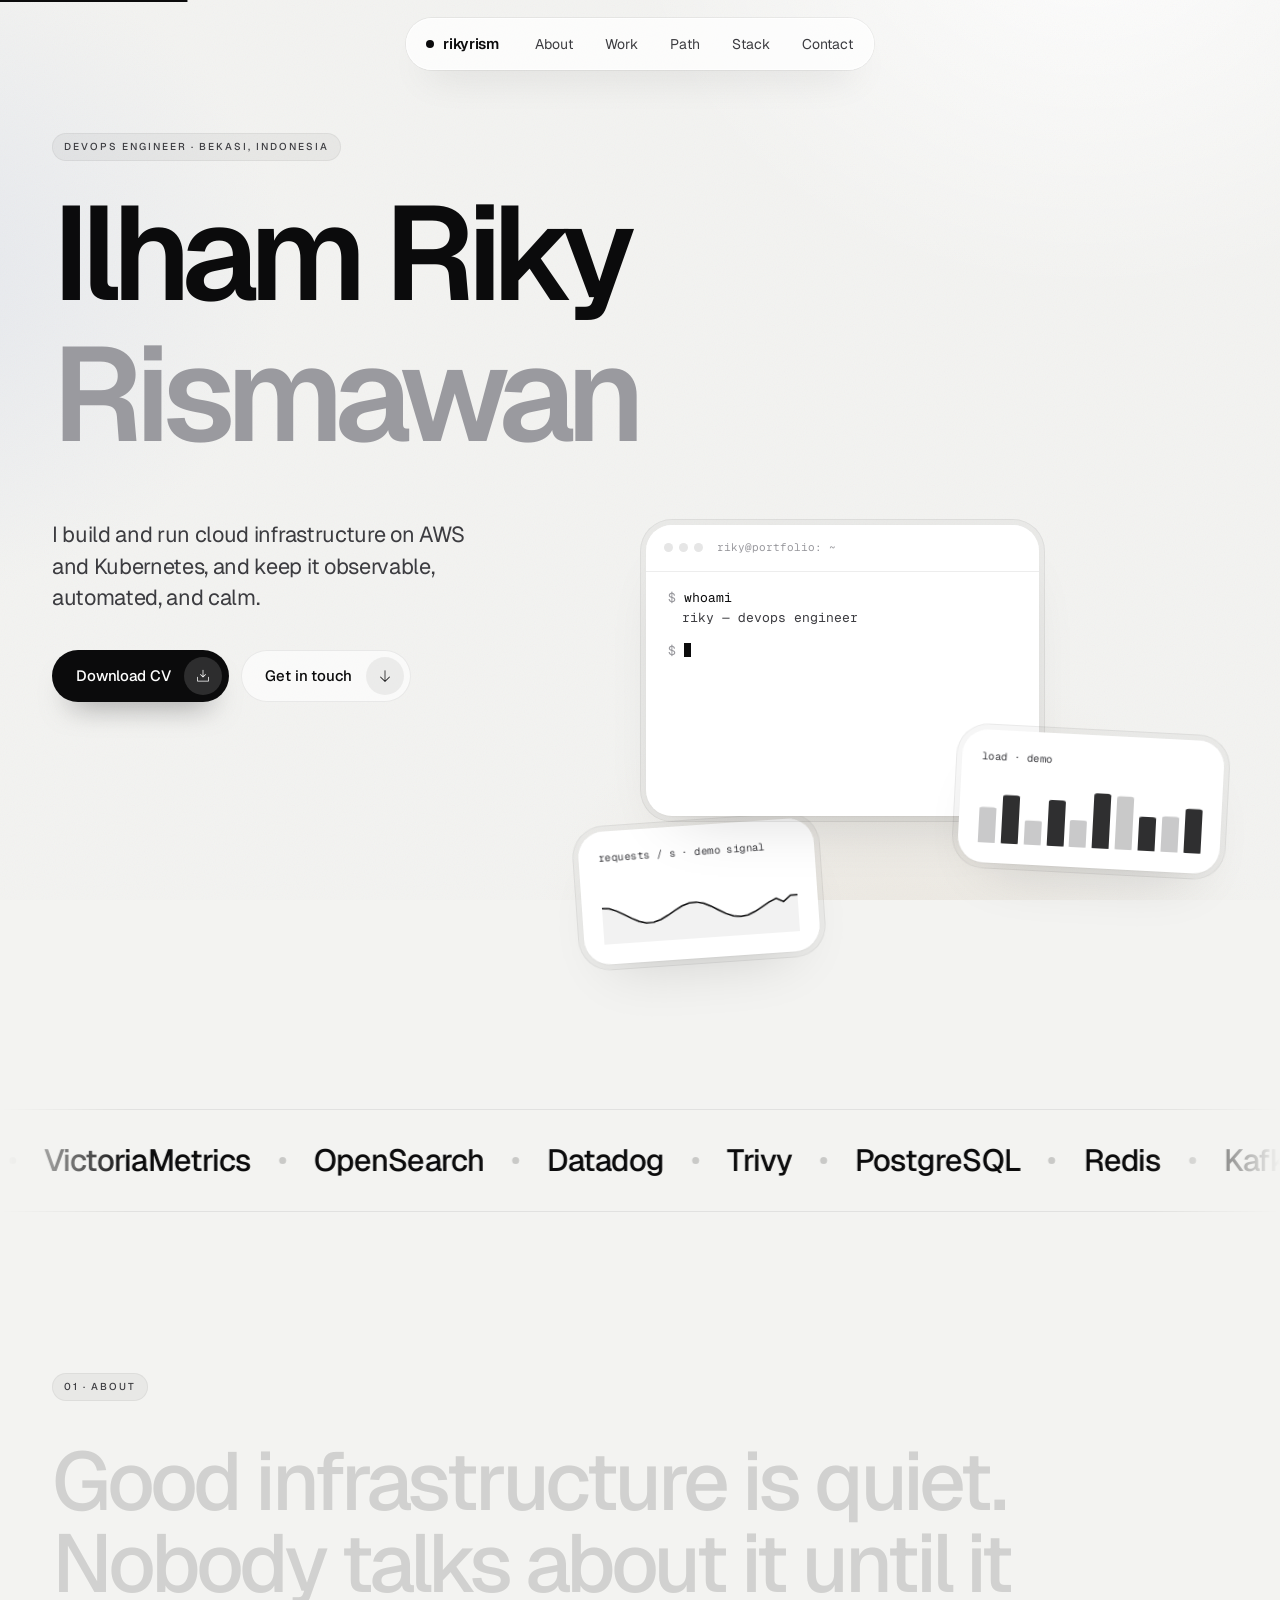
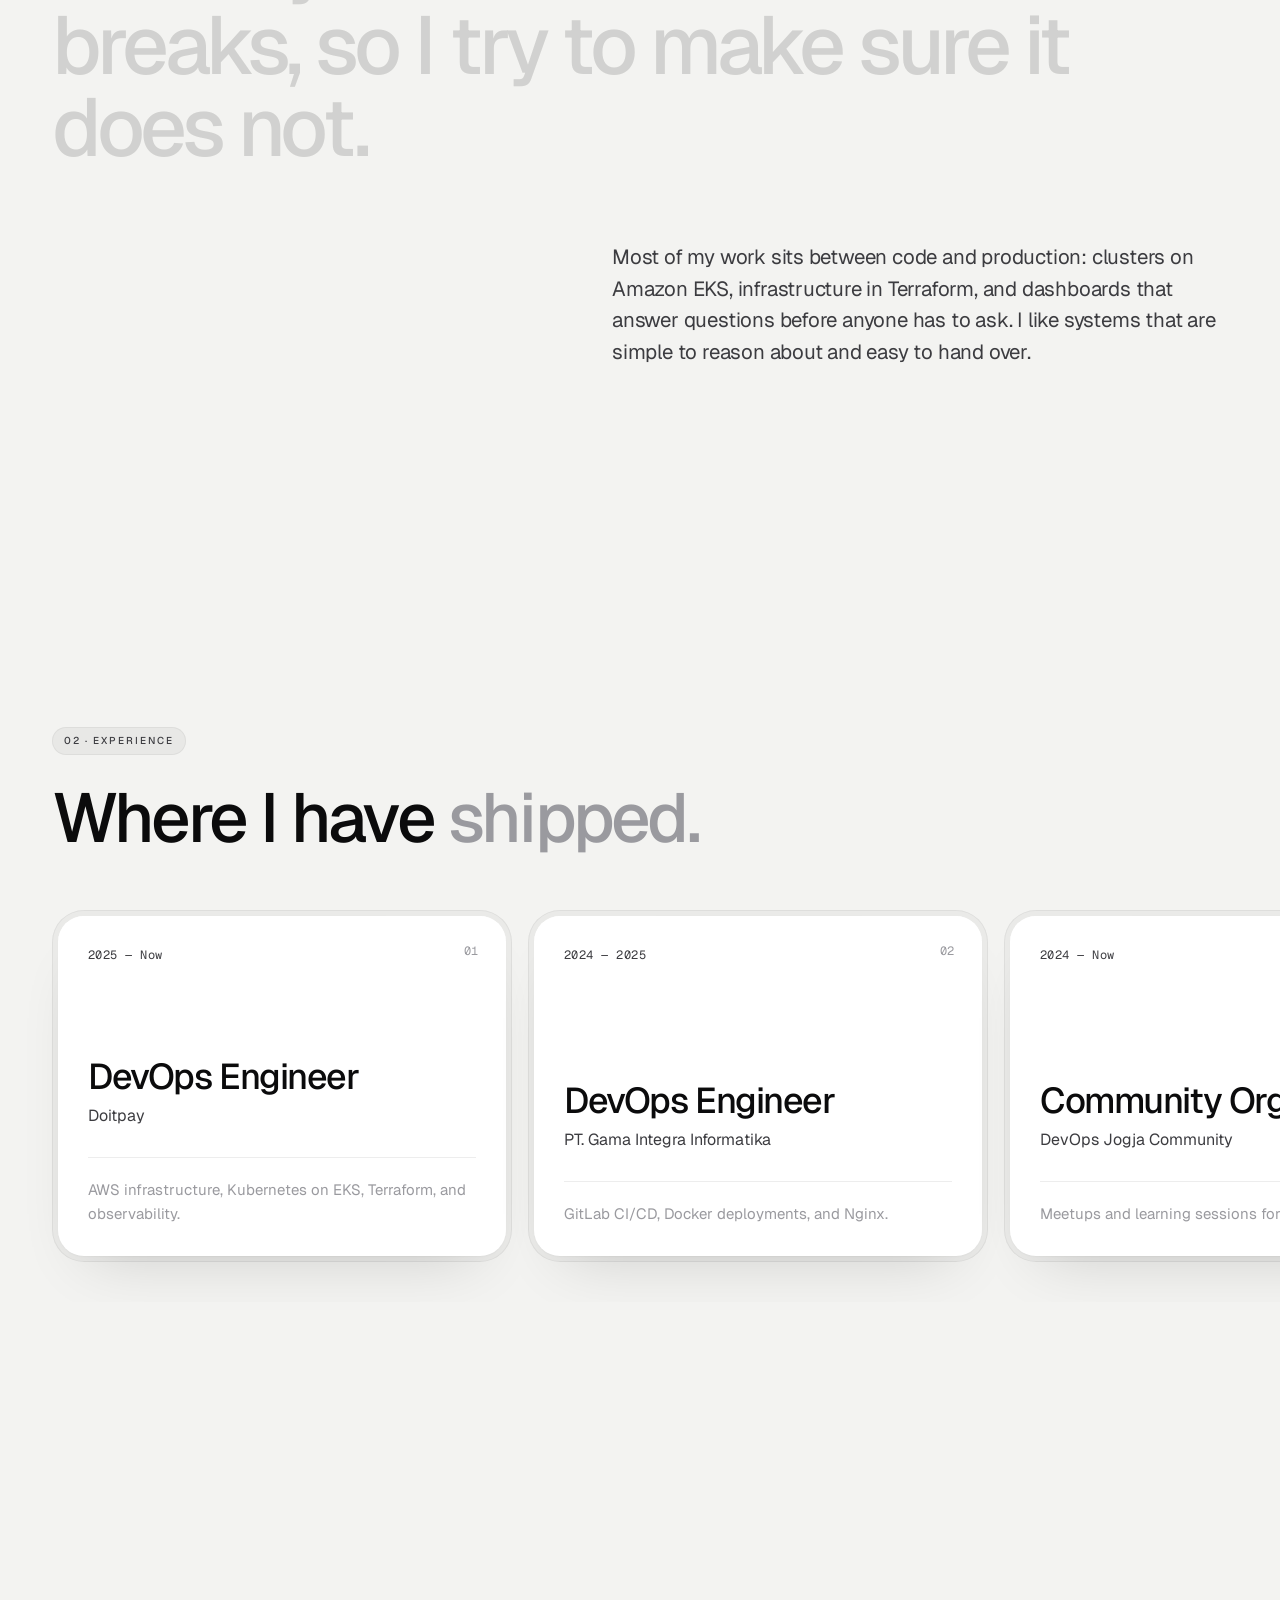
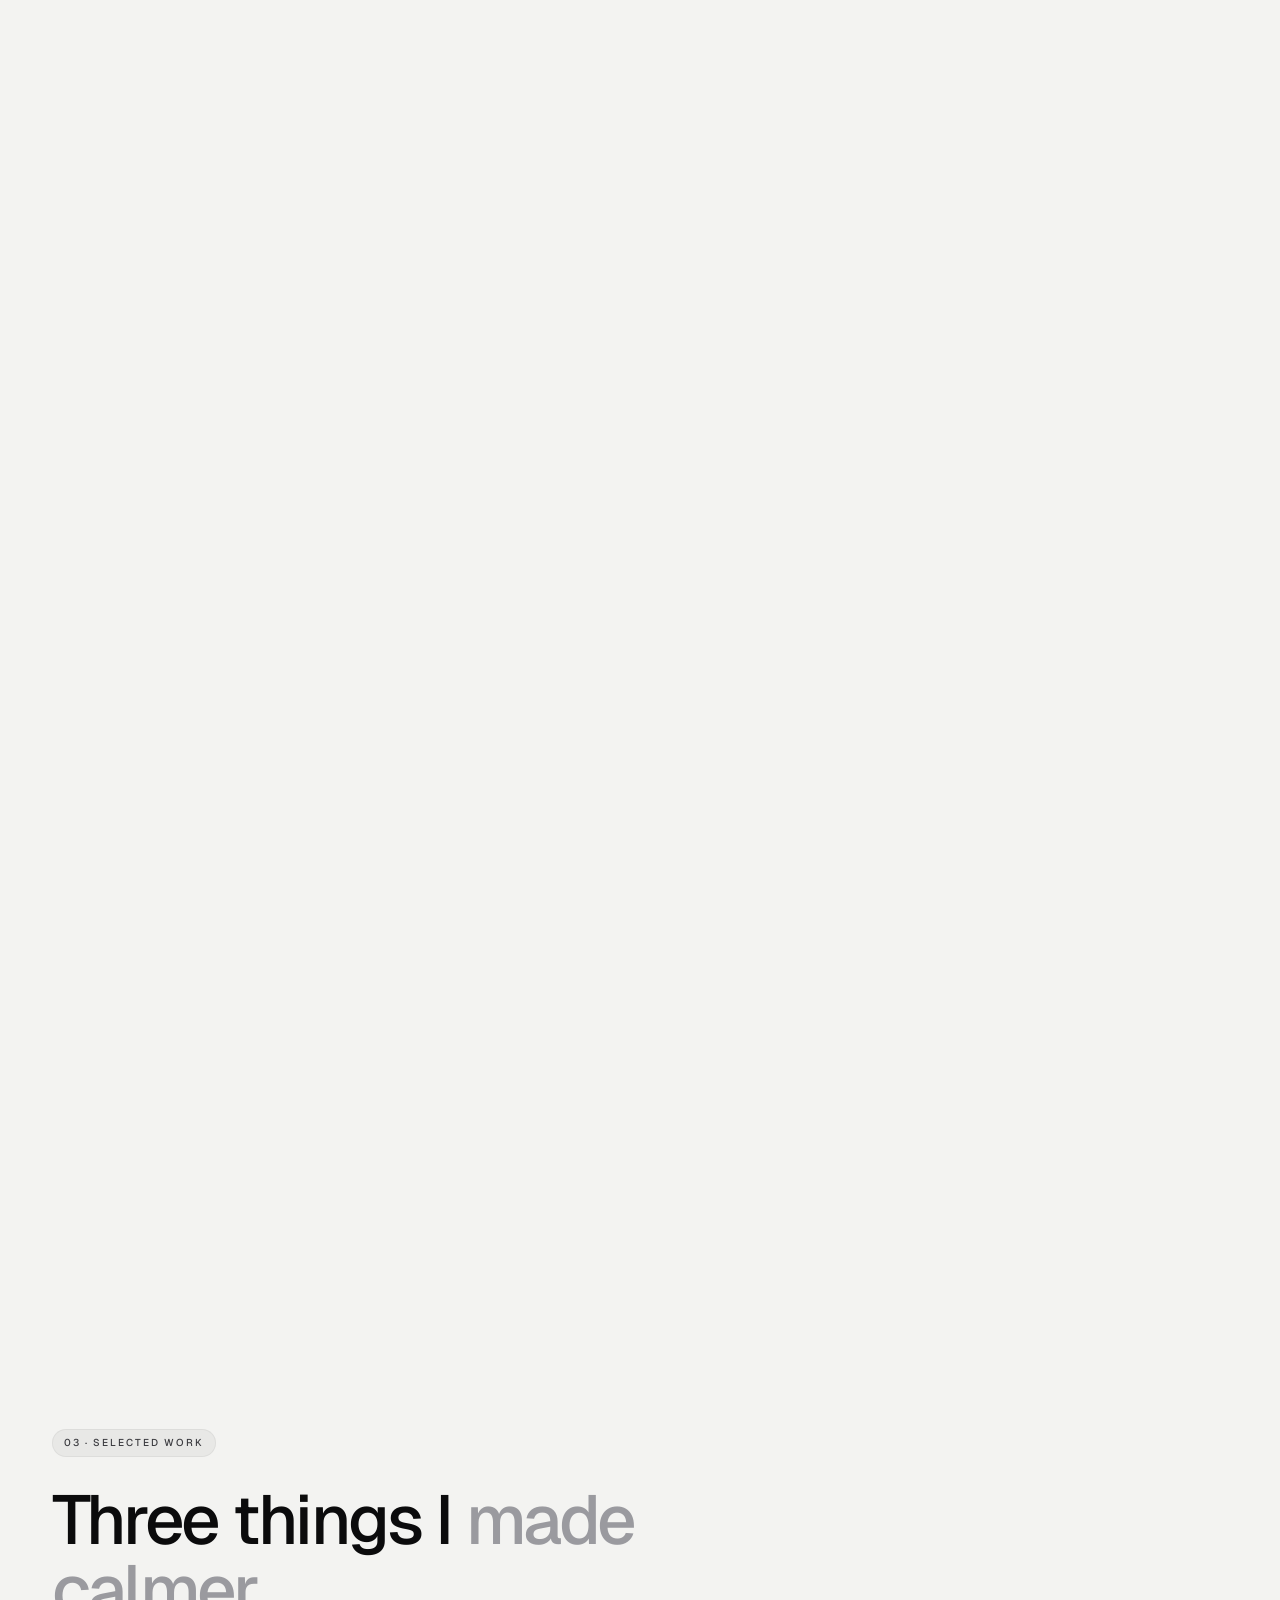
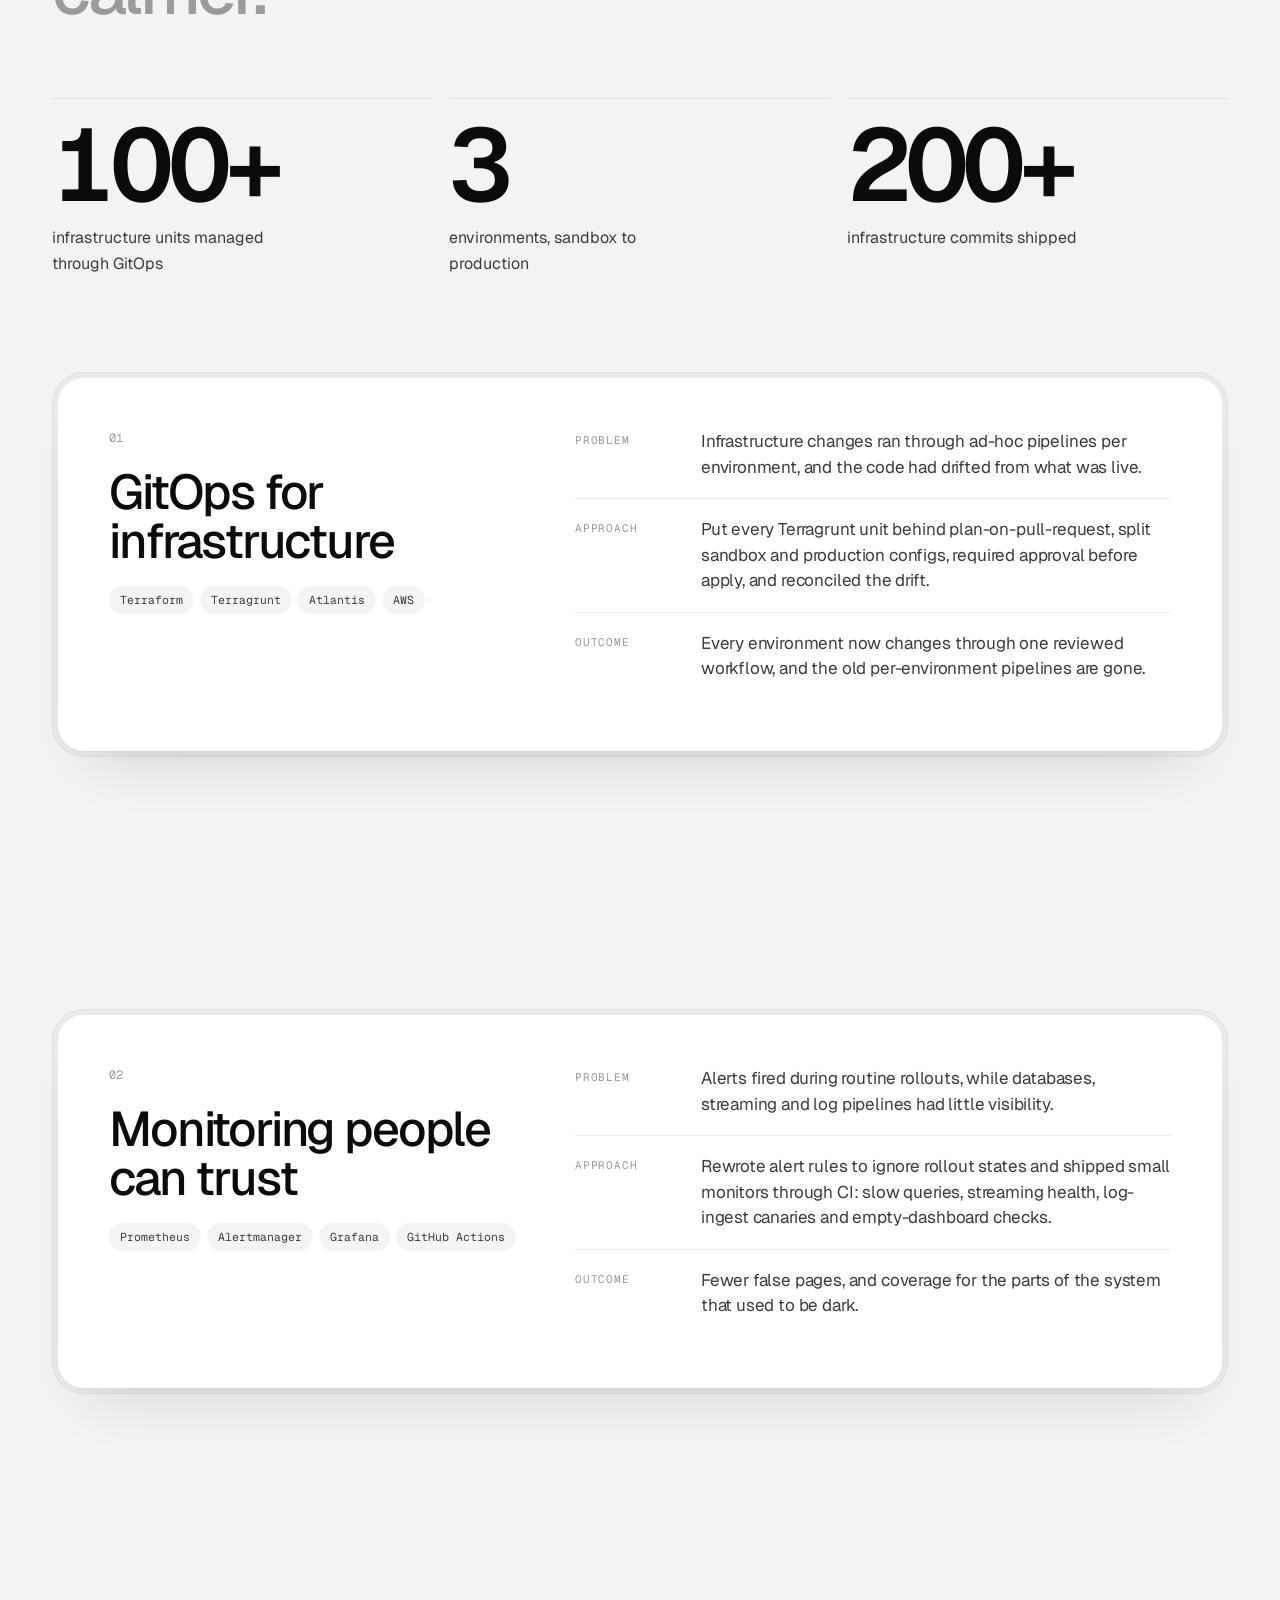
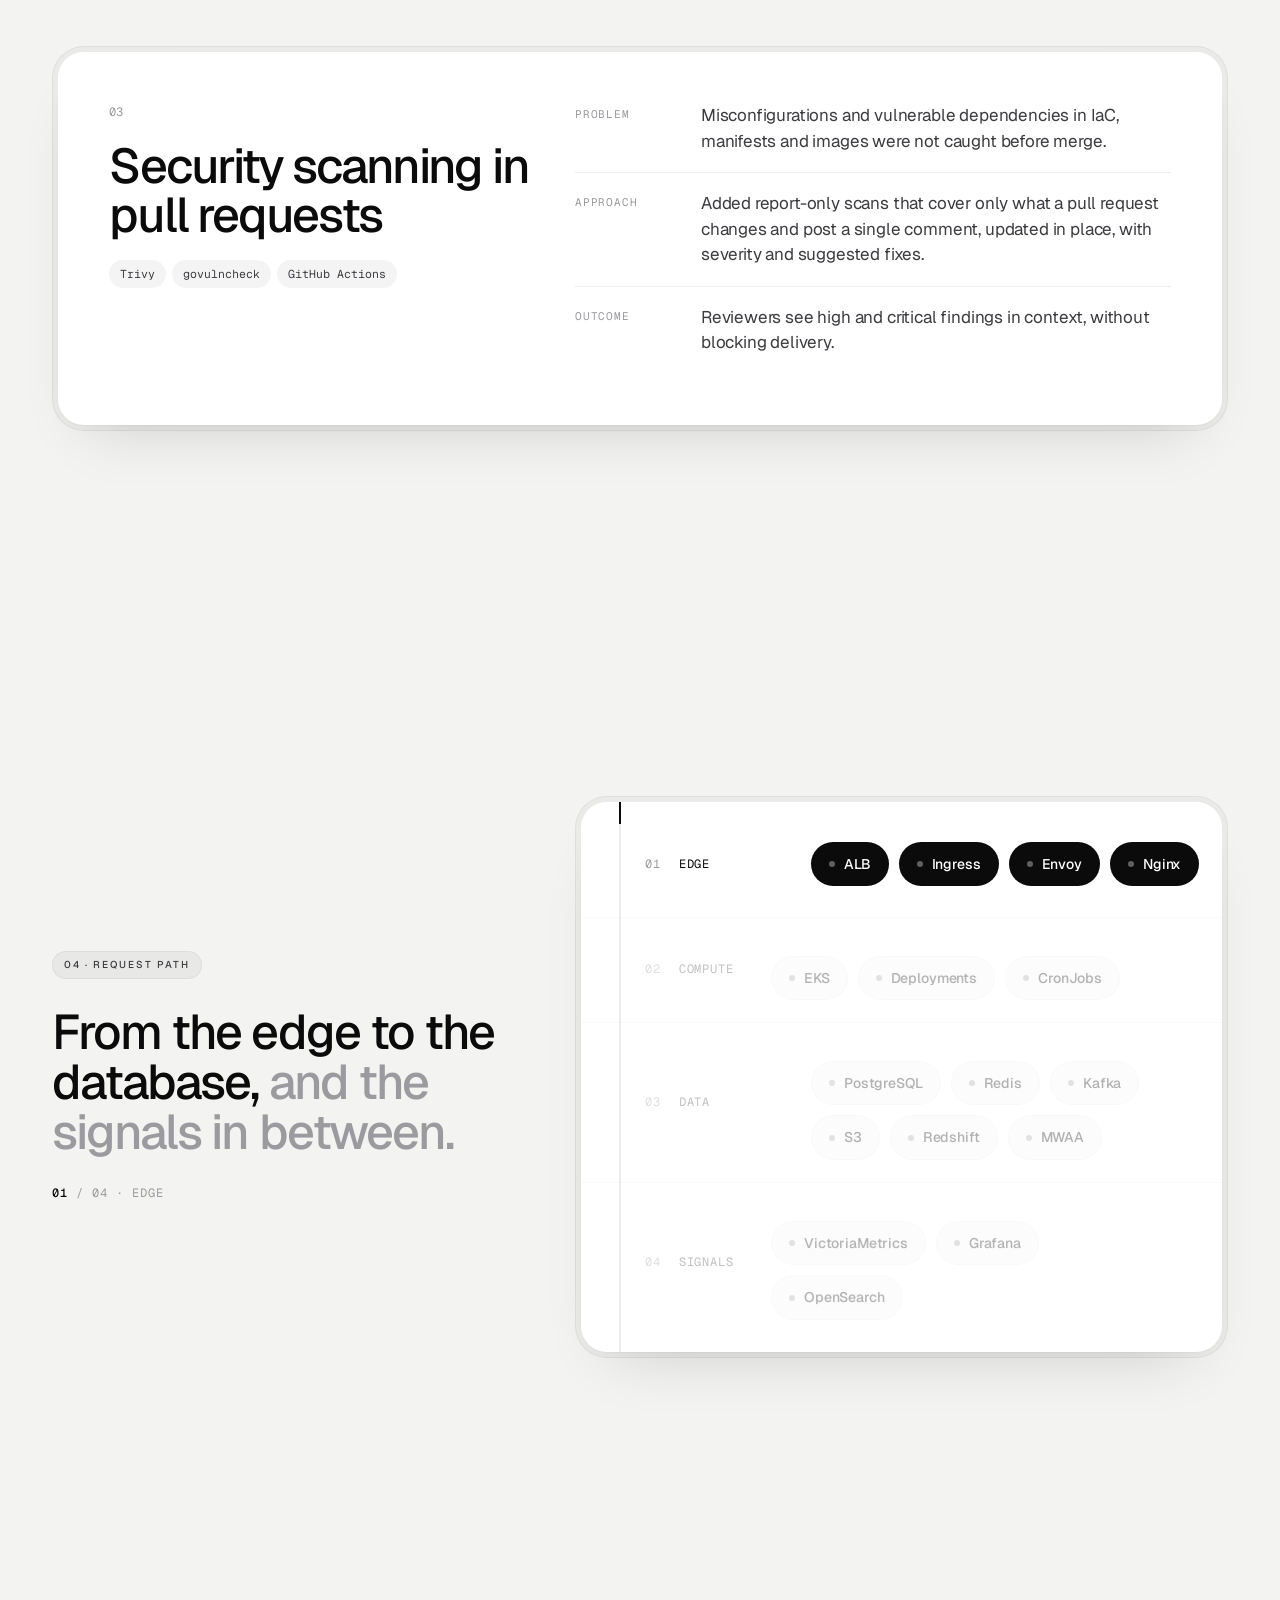
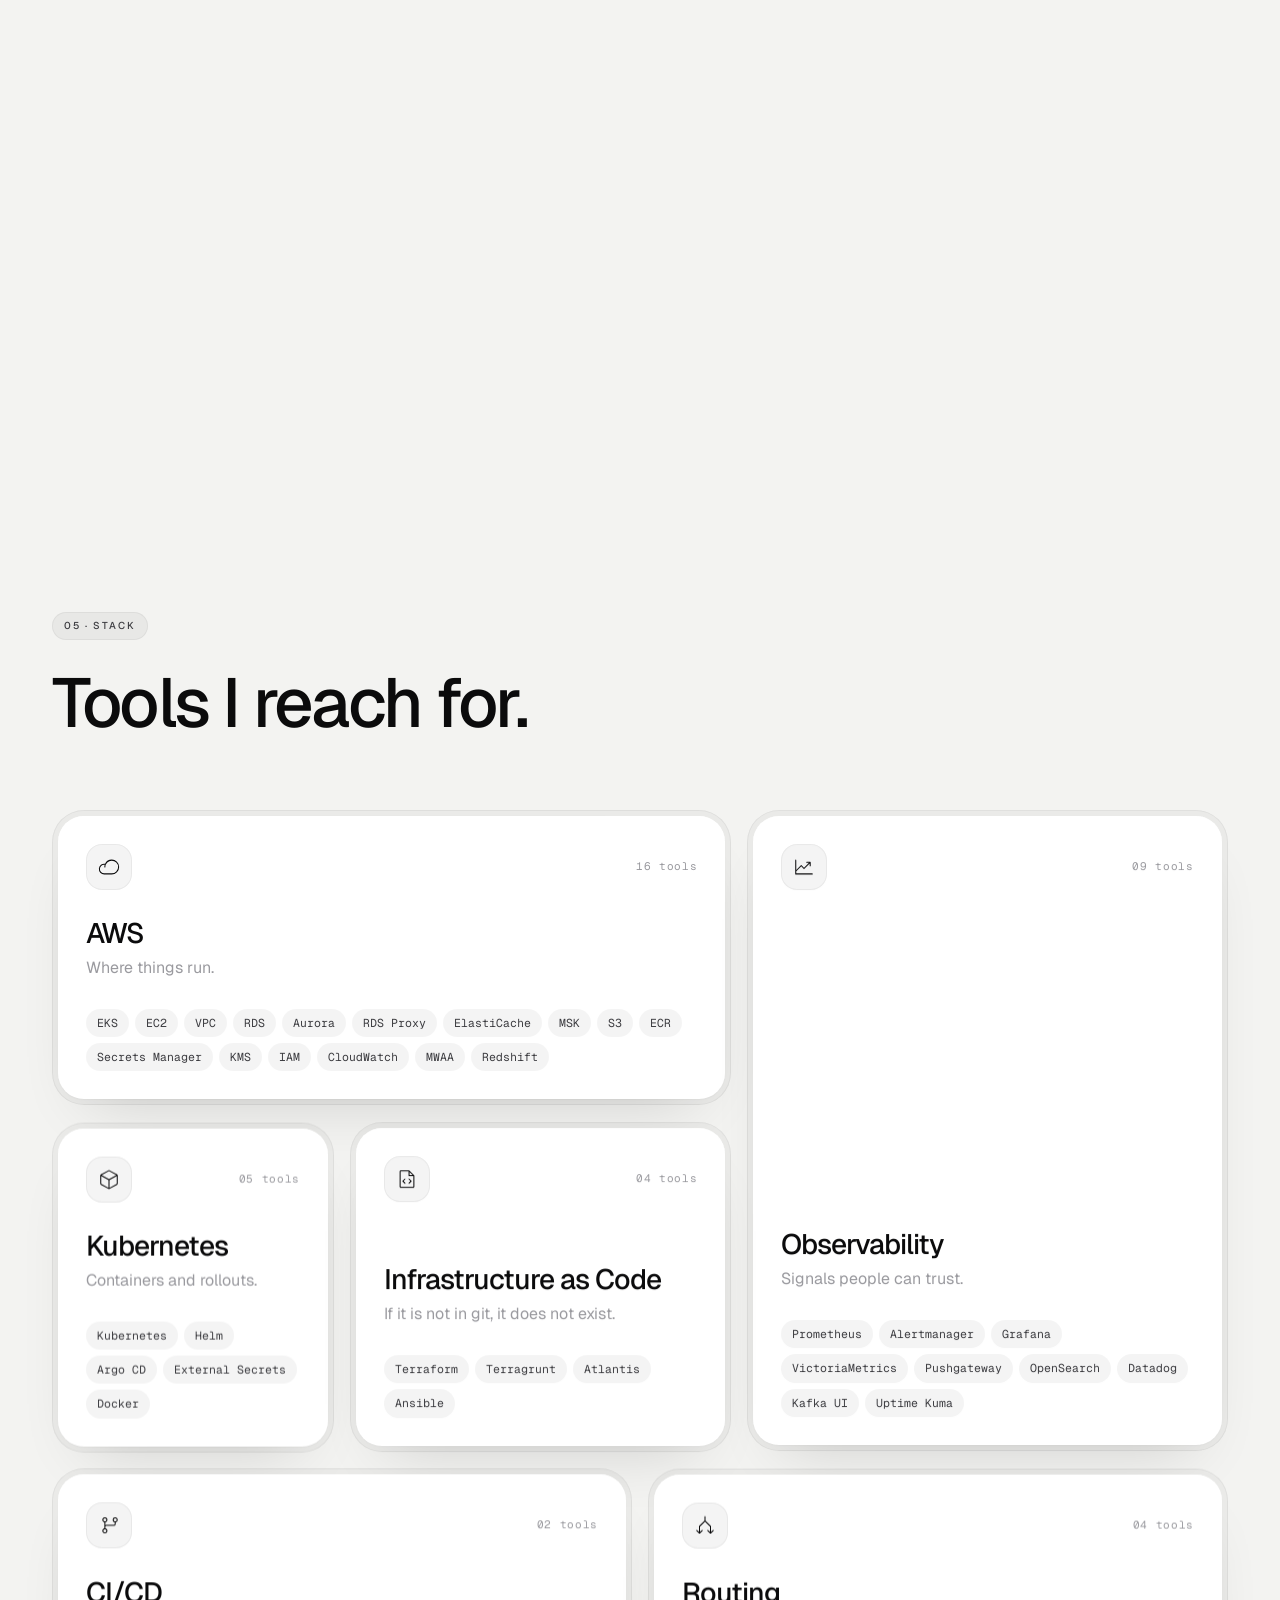
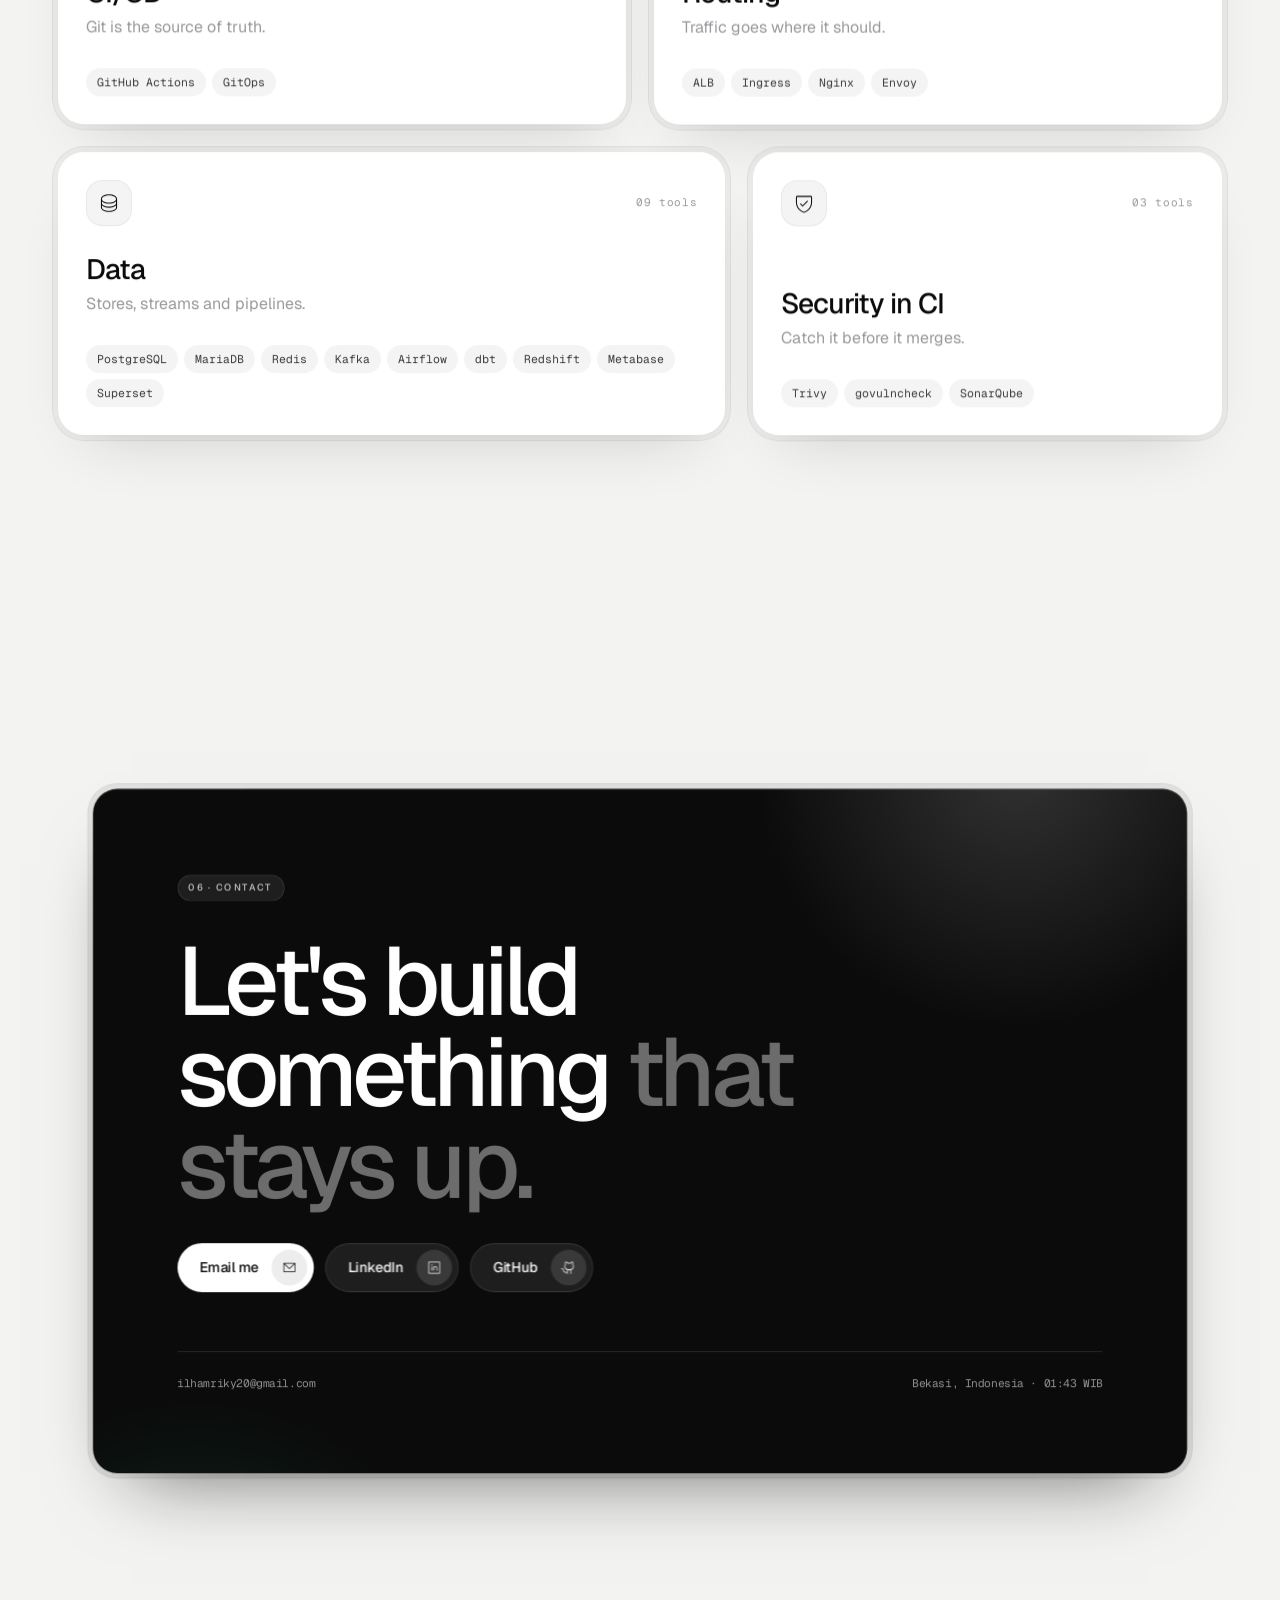
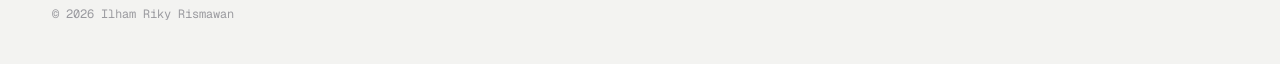
<file: index.html>
<!doctype html>
<html lang="en">
  <head>
    <meta charset="UTF-8" />
    <meta name="viewport" content="width=device-width, initial-scale=1.0" />
    <title>Riky Portfolio</title>
    <meta name="description" content="Ilham Riky Rismawan — DevOps Engineer. AWS, Kubernetes, Terraform, CI/CD, and observability." />
    <link rel="canonical" href="https://rikyrism.my.id/" />
    <link rel="icon" type="image/png" sizes="32x32" href="/favicon-32.png?v=face" />
    <link rel="shortcut icon" href="/favicon.ico?v=face" />
    <link rel="apple-touch-icon" href="/apple-touch-icon.png?v=face" />

    <!-- link previews (WhatsApp, LinkedIn, Telegram, X, ...) -->
    <meta property="og:type" content="website" />
    <meta property="og:site_name" content="Riky Portfolio" />
    <meta property="og:title" content="Riky Portfolio" />
    <meta property="og:description" content="Ilham Riky Rismawan — DevOps Engineer. AWS, Kubernetes, Terraform, CI/CD, and observability." />
    <meta property="og:url" content="https://rikyrism.my.id/" />
    <meta property="og:image" content="https://rikyrism.my.id/og-cover.jpg" />
    <meta property="og:image:type" content="image/jpeg" />
    <meta property="og:image:width" content="1200" />
    <meta property="og:image:height" content="630" />
    <meta property="og:image:alt" content="Portfolio — DevOps Engineer, rikyrism.my.id" />
    <meta name="twitter:card" content="summary_large_image" />
    <meta name="twitter:title" content="Riky Portfolio" />
    <meta name="twitter:description" content="Ilham Riky Rismawan — DevOps Engineer. AWS, Kubernetes, Terraform, CI/CD, and observability." />
    <meta name="twitter:image" content="https://rikyrism.my.id/og-cover.jpg" />
    <meta name="theme-color" content="#fbfbfa" />
    <link rel="preconnect" href="https://fonts.googleapis.com" />
    <link rel="preconnect" href="https://fonts.gstatic.com" crossorigin />
    <script type="module" crossorigin src="/assets/main-BuxyqCYO.js"></script>
    <link rel="modulepreload" crossorigin href="/assets/rolldown-runtime-XKyaHtl9.js">
    <link rel="modulepreload" crossorigin href="/assets/vendor-react-B2Z_ix0C.js">
    <link rel="modulepreload" crossorigin href="/assets/shared-D31njBRQ.js">
    <link rel="stylesheet" crossorigin href="/assets/vendor-react-fOJvfYOR.css">
    <link rel="stylesheet" crossorigin href="/assets/shared-BK-uWwLP.css">
    <link rel="stylesheet" crossorigin href="/assets/main-BqgJLoEc.css">
  </head>
  <body>
    <div id="root"></div>
  </body>
</html>
</file>
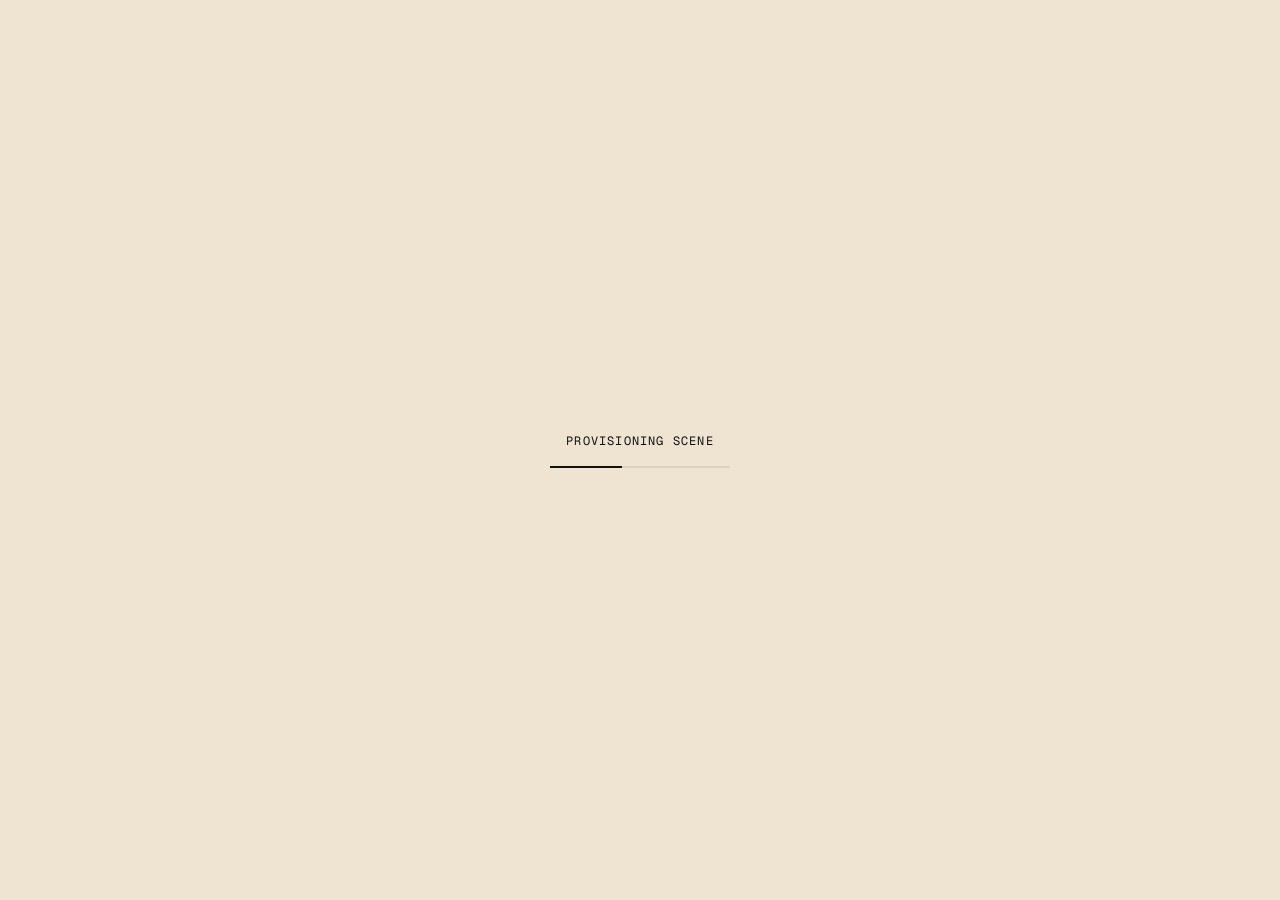
<file: v2/index.html>
<!doctype html>
<html lang="en">
  <head>
    <meta charset="UTF-8" />
    <meta name="viewport" content="width=device-width, initial-scale=1.0, viewport-fit=cover" />
    <title>Riky Portfolio — 3D</title>
    <meta name="description" content="A small desert, three crates of infrastructure, and a TV that explains why you should hire Riky, DevOps Engineer." />
    <link rel="canonical" href="https://rikyrism.my.id/v2/" />
    <link rel="icon" type="image/png" sizes="32x32" href="/favicon-32.png?v=face" />
    <link rel="shortcut icon" href="/favicon.ico?v=face" />
    <link rel="apple-touch-icon" href="/apple-touch-icon.png?v=face" />

    <!-- link previews (WhatsApp, LinkedIn, Telegram, X, ...) -->
    <meta property="og:type" content="website" />
    <meta property="og:site_name" content="Riky Portfolio" />
    <meta property="og:title" content="Riky Portfolio — 3D" />
    <meta property="og:description" content="A small desert, three crates of infrastructure, and a TV that explains why you should hire Riky, DevOps Engineer." />
    <meta property="og:url" content="https://rikyrism.my.id/v2/" />
    <meta property="og:image" content="https://rikyrism.my.id/og-cover.jpg" />
    <meta property="og:image:type" content="image/jpeg" />
    <meta property="og:image:width" content="1200" />
    <meta property="og:image:height" content="630" />
    <meta property="og:image:alt" content="Portfolio — DevOps Engineer, rikyrism.my.id" />
    <meta name="twitter:card" content="summary_large_image" />
    <meta name="twitter:title" content="Riky Portfolio — 3D" />
    <meta name="twitter:description" content="A small desert, three crates of infrastructure, and a TV that explains why you should hire Riky, DevOps Engineer." />
    <meta name="twitter:image" content="https://rikyrism.my.id/og-cover.jpg" />
    <meta name="theme-color" content="#dfeaf3" />
    <link rel="preconnect" href="https://fonts.googleapis.com" />
    <link rel="preconnect" href="https://fonts.gstatic.com" crossorigin />
    <script type="module" crossorigin src="/assets/v2-CAG04GJ1.js"></script>
    <link rel="modulepreload" crossorigin href="/assets/rolldown-runtime-XKyaHtl9.js">
    <link rel="modulepreload" crossorigin href="/assets/vendor-react-B2Z_ix0C.js">
    <link rel="modulepreload" crossorigin href="/assets/shared-D31njBRQ.js">
    <link rel="modulepreload" crossorigin href="/assets/vendor-3d-BV1ghD2h.js">
    <link rel="stylesheet" crossorigin href="/assets/vendor-react-fOJvfYOR.css">
    <link rel="stylesheet" crossorigin href="/assets/shared-BK-uWwLP.css">
    <link rel="stylesheet" crossorigin href="/assets/v2-C6PxIzpi.css">
  </head>
  <body>
    <div id="root"></div>
  </body>
</html>
</file>
<file: assets/vendor-react-fOJvfYOR.css>
html.lenis,html.lenis body{height:auto}.lenis:not(.lenis-autoToggle).lenis-stopped{overflow:clip}.lenis [data-lenis-prevent],.lenis [data-lenis-prevent-wheel],.lenis [data-lenis-prevent-touch],.lenis [data-lenis-prevent-vertical],.lenis [data-lenis-prevent-horizontal]{overscroll-behavior:contain}.lenis.lenis-smooth iframe{pointer-events:none}.lenis.lenis-autoToggle{transition-behavior:allow-discrete;transition-property:overflow;transition-duration:1ms}
</file>
<file: assets/shared-BK-uWwLP.css>
@import "https://fonts.googleapis.com/css2?family=Geist:wght@400;500;600;800&family=Geist+Mono:wght@400;500&family=Instrument+Serif:ital@0;1&display=swap";:root{--bg:#fbfbfa;--bg-tint:#f7f6f3;--surface:#fff;--text:#2f3437;--heading:#111;--muted:#787774;--border:#eaeaea;--red-bg:#fdebec;--red:#9f2f2d;--blue-bg:#e1f3fe;--blue:#1f6c9f;--green-bg:#edf3ec;--green:#346538;--yellow-bg:#fbf3db;--yellow:#956400;--sans:"Geist", "SF Pro Display", "Helvetica Neue", sans-serif;--serif:"Instrument Serif", "Newsreader", serif;--mono:"Geist Mono", "SF Mono", "JetBrains Mono", monospace;--ease:cubic-bezier(.16, 1, .3, 1)}*,:before,:after{box-sizing:border-box}html{scroll-behavior:smooth;-webkit-text-size-adjust:100%}body{background:var(--bg);color:var(--text);font-family:var(--sans);-webkit-font-smoothing:antialiased;margin:0;font-size:16px;line-height:1.6;overflow-x:hidden}h1,h2,h3,p,ul,ol,dl,dd,blockquote{margin:0}ul,ol{padding:0;list-style:none}a{color:inherit;text-decoration:none}::selection{background:var(--yellow-bg);color:var(--heading)}@media (prefers-reduced-motion:reduce){html{scroll-behavior:auto}}
</file>
<file: assets/main-BqgJLoEc.css>
:root{--canvas:#f3f3f1;--ink:#0b0b0c;--ink-2:#3c3c40;--soft:#9a9a9f;--hair:#0b0b0c12;--plate:#fff;--ok:#1f9d55;--spring:cubic-bezier(.32, .72, 0, 1)}body{background:var(--canvas);color:var(--ink-2)}::selection{background:var(--ink);color:#fff}.mono{font-family:var(--mono)}.soft{color:var(--soft)}.wrap{width:100%;max-width:1240px;margin:0 auto;padding:0 32px}.ambient{z-index:-1;pointer-events:none;background:radial-gradient(60vw 50vw at 85% -10%, #fffffff2, transparent 60%), radial-gradient(50vw 40vw at -10% 30%, #dee2ebb3, transparent 65%), radial-gradient(45vw 40vw at 70% 110%, #e8e2d8bf, transparent 65%), var(--canvas);position:fixed;inset:0}.ambient:after{content:"";opacity:.05;background-image:url("data:image/svg+xml,%3Csvg xmlns='http://www.w3.org/2000/svg' width='160' height='160'%3E%3Cfilter id='n'%3E%3CfeTurbulence type='fractalNoise' baseFrequency='.9' numOctaves='2' stitchTiles='stitch'/%3E%3C/filter%3E%3Crect width='100%25' height='100%25' filter='url(%23n)'/%3E%3C/svg%3E");position:absolute;inset:0}.progress{background:var(--ink);transform-origin:0;z-index:60;height:2px;position:fixed;inset:0 0 auto}.bezel{background:#0b0b0c09;border-radius:32px;padding:6px;box-shadow:inset 0 0 0 1px #0b0b0c0d}.bezel__core{background:var(--plate);border-radius:26px;position:relative;box-shadow:inset 0 1px 1px #ffffffe6,0 1px 2px #0b0b0c0a,0 30px 60px -30px #0b0b0c29}.eyebrow{letter-spacing:.2em;text-transform:uppercase;color:var(--ink-2);background:#0b0b0c0b;border-radius:9999px;align-items:center;gap:8px;padding:6px 12px;font-size:10px;font-weight:500;display:inline-flex;box-shadow:inset 0 0 0 1px #0b0b0c0d}.eyebrow--dark{color:#ffffffbf;background:#ffffff14;box-shadow:inset 0 0 0 1px #ffffff1a}.live{background:var(--ok);border-radius:50%;width:6px;height:6px;display:inline-block;box-shadow:0 0 0 3px #1f9d5529}.h2{letter-spacing:-.04em;color:var(--ink);max-width:16ch;font-size:clamp(36px,5.4vw,76px);font-weight:500;line-height:1.02}.section{padding:160px 0}.section__head{justify-items:start;gap:28px;margin-bottom:72px;display:grid}.magnetic{display:inline-flex}.pill{letter-spacing:-.01em;cursor:pointer;transition:transform .6s var(--spring), background .6s var(--spring), box-shadow .6s var(--spring);border-radius:9999px;align-items:center;gap:14px;padding:7px 7px 7px 24px;font-size:15px;font-weight:500;display:inline-flex}.pill:active{transform:scale(.97)}.pill__icon{width:38px;height:38px;transition:transform .6s var(--spring);border-radius:50%;place-items:center;display:grid}.pill:hover .pill__icon{transform:translate(3px,-1px)scale(1.06)}.pill--solid{background:var(--ink);color:#fff;box-shadow:0 18px 30px -18px #0b0b0c8c}.pill--solid .pill__icon{background:#ffffff24}.pill--ghost{color:var(--ink);box-shadow:inset 0 0 0 1px var(--hair);background:#fff9}.pill--ghost .pill__icon{background:#0b0b0c0f}.pill--light{color:var(--ink);background:#fff}.pill--light .pill__icon{background:#0b0b0c12}.pill--glass{color:#fff;background:#ffffff14;box-shadow:inset 0 0 0 1px #ffffff1f}.pill--glass .pill__icon{background:#ffffff1f}.pill--glass:hover{background:#ffffff24}.island{z-index:50;-webkit-backdrop-filter:blur(20px)saturate(160%);background:#ffffffb8;border-radius:9999px;align-items:center;gap:22px;width:max-content;max-width:calc(100vw - 24px);margin:0 auto;padding:7px 7px 7px 20px;display:flex;position:fixed;top:18px;left:0;right:0;box-shadow:inset 0 0 0 1px #ffffffb3,0 0 0 1px #0b0b0c0d,0 20px 40px -20px #0b0b0c33}.island__brand{letter-spacing:-.02em;color:var(--ink);align-items:center;gap:9px;font-size:15px;font-weight:600;display:inline-flex}.island__dot{background:var(--ink);border-radius:50%;width:8px;height:8px}.island__links{gap:4px;font-size:14px;display:flex}.island__links a{color:var(--ink-2);transition:background .5s var(--spring), color .5s var(--spring);border-radius:9999px;padding:8px 14px}.island__links a:hover{color:var(--ink);background:#0b0b0c0f}.vswitch{font-family:var(--mono);background:#0b0b0c0f;border-radius:9999px;padding:4px;font-size:12px;display:inline-flex}.vswitch a{color:var(--ink-2);transition:background .5s var(--spring), color .5s var(--spring);border-radius:9999px;align-items:center;gap:6px;padding:6px 12px;display:inline-flex}.vswitch a[aria-current=page]{background:var(--ink);color:#fff}.vswitch__tag{letter-spacing:.08em;background:#0b0b0c14;border-radius:9999px;padding:1px 6px;font-size:9px}.burger{background:var(--ink);cursor:pointer;border:0;border-radius:50%;width:38px;height:38px;display:none;position:relative}.burger i{height:1.5px;transition:transform .6s var(--spring);background:#fff;border-radius:2px;margin-top:-.75px;position:absolute;top:50%;left:11px;right:11px}.burger i:first-child{transform:translateY(-3.5px)}.burger i:last-child{transform:translateY(3.5px)}.burger.is-open i:first-child{transform:rotate(45deg)}.burger.is-open i:last-child{transform:rotate(-45deg)}.sheet{z-index:40;-webkit-backdrop-filter:blur(28px);background:#f3f3f1db;flex-direction:column;justify-content:space-between;padding:120px 28px 40px;display:flex;position:fixed;inset:0}.sheet nav{gap:6px;display:grid}.sheet__mask{display:block;overflow:hidden}.sheet nav a{letter-spacing:-.045em;color:var(--ink);font-size:clamp(44px,14vw,72px);font-weight:500;line-height:1.08;display:block}.sheet__foot{color:var(--soft);font-size:12px}.hero{min-height:100dvh;padding:132px 0 120px;position:relative}.hero__title{letter-spacing:-.065em;color:var(--ink);margin:28px 0 0;font-size:clamp(56px,10.4vw,158px);font-weight:600;line-height:.88}.hero__line{display:block}.hero__line.is-soft{color:var(--soft)}.hero__mask{vertical-align:top;margin-right:.12em;padding:.04em .06em .14em 0;display:inline-block;overflow:hidden}.hero__mask>span{transform-origin:0 100%;display:inline-block}.hero__grid{grid-template-columns:minmax(0,5fr) minmax(0,7fr);align-items:start;gap:56px;margin-top:48px;display:grid}.hero__lead{letter-spacing:-.015em;color:var(--ink-2);max-width:30ch;font-size:clamp(19px,1.7vw,24px);line-height:1.45}.hero__cta{flex-wrap:wrap;gap:12px;margin-top:36px;display:flex}.cascade{min-height:470px;position:relative}.cascade__item{will-change:transform;position:absolute}.cascade__item--term{z-index:2;width:62%;top:0;left:10%}.cascade__item--status{z-index:3;width:42%;top:210px;right:0;rotate:3deg}.cascade__item--spark{z-index:1;width:38%;top:300px;left:0;rotate:-4deg}.term{padding:0 22px 6px}.term__bar{border-bottom:1px solid var(--hair);align-items:center;gap:6px;margin:0 -22px;padding:14px 18px;display:flex}.term__bar i{background:#0b0b0c1a;border-radius:50%;width:9px;height:9px}.term__bar span{color:var(--soft);margin-left:8px;font-size:11px}.tw{min-height:238px;color:var(--ink);align-content:start;gap:12px;padding:16px 0 18px;font-size:13px;display:grid}.tw p{white-space:pre-wrap;word-break:break-word}.tw__prompt{color:var(--soft)}.tw__out{color:var(--ink-2);padding-left:14px}.tw__caret{vertical-align:-2px;background:var(--ink);width:7px;height:14px;display:inline-block}.chip-card{padding:18px 20px 20px}.chip-card__label{letter-spacing:.04em;color:var(--ink-2);align-items:center;gap:8px;font-size:10.5px;display:flex}.chip-card__value{letter-spacing:-.04em;color:var(--ink);font-variant-numeric:tabular-nums;margin-top:14px;font-size:clamp(28px,3vw,40px);font-weight:600;line-height:1}.chip-card__hint{color:var(--soft);margin-top:8px;font-size:10.5px}.bars{align-items:flex-end;gap:6px;height:64px;margin-top:14px;display:flex}.bars span{background:var(--ink);opacity:.85;transform-origin:50% 100%;height:100%;transition:transform 1.1s var(--spring);border-radius:3px 3px 1px 1px;flex:1}.bars span:nth-child(odd){opacity:.22}.spark{width:100%;height:64px;margin-top:14px;display:block}.spark__line{fill:none;stroke:var(--ink);stroke-width:1.5px;vector-effect:non-scaling-stroke;transition:d .9s var(--spring)}.spark__area{fill:#0b0b0c0d;transition:d .9s var(--spring)}.marquee{border-top:1px solid var(--hair);border-bottom:1px solid var(--hair);padding:26px 0;overflow:hidden;-webkit-mask-image:linear-gradient(90deg,#0000,#000 10% 90%,#0000);mask-image:linear-gradient(90deg,#0000,#000 10% 90%,#0000)}.marquee__track{width:max-content;display:flex}.marquee__item{letter-spacing:.02em;color:var(--ink-2);white-space:nowrap;font-size:13px}.marquee__sep{color:#0b0b0c33;margin:0 26px}.statement{letter-spacing:-.05em;max-width:19ch;color:var(--ink);margin:40px 0 0;font-size:clamp(36px,6.4vw,96px);font-weight:500;line-height:1}.about__grid{grid-template-columns:minmax(0,5fr) minmax(0,7fr);align-items:start;gap:56px;margin-top:96px;display:grid}.about__text{letter-spacing:-.01em;max-width:34ch;font-size:19px;line-height:1.55}.role{transition:background .6s var(--spring);grid-template-columns:110px 1fr auto;align-items:start;gap:20px;padding:26px 28px;display:grid}.role+.role{border-top:1px solid var(--hair)}.role:hover{background:#0b0b0c05}.role:first-child{border-radius:26px 26px 0 0}.role:last-child{border-radius:0 0 26px 26px}.role__period{color:var(--soft);padding-top:4px;font-size:11px}.role__title{letter-spacing:-.02em;color:var(--ink);font-size:20px;font-weight:500}.role__company{color:var(--ink-2)}.role__text{color:var(--soft);margin-top:6px;font-size:14px}.role__arrow{width:36px;height:36px;color:var(--ink);opacity:0;transition:opacity .6s var(--spring), transform .6s var(--spring);background:#0b0b0c0d;border-radius:50%;place-items:center;display:grid;transform:translate(-6px,6px)}.role:hover .role__arrow{opacity:1;transform:none}.path{padding:10px 0;overflow:hidden}.rail{background:var(--hair);width:1px;position:absolute;top:0;bottom:0;left:38px;overflow:hidden}.rail i{background:linear-gradient(to bottom, transparent, var(--ink));opacity:0;border-radius:2px;width:3px;height:44px;position:absolute;top:0;left:-1px}.tier{grid-template-columns:170px 1fr;align-items:center;gap:16px;padding:30px 32px 30px 64px;display:grid}.tier+.tier{border-top:1px solid var(--hair)}.tier__label{letter-spacing:.08em;text-transform:uppercase;color:var(--ink-2);font-size:12px}.tier__label b{color:var(--soft);margin-right:10px;font-weight:400}.tier__nodes{will-change:transform;flex-wrap:wrap;gap:10px;display:flex}.node{letter-spacing:-.01em;color:var(--ink);transition:transform .6s var(--spring), background .6s var(--spring), color .6s var(--spring);background:#0b0b0c0a;border-radius:9999px;align-items:center;gap:9px;padding:11px 18px;font-size:14px;font-weight:500;display:inline-flex;box-shadow:inset 0 0 0 1px #0b0b0c0d}.node:hover{background:var(--ink);color:#fff;transform:translateY(-3px)}.node i{opacity:.35;background:currentColor;border-radius:50%;width:6px;height:6px}.bento{grid-template-columns:repeat(12,minmax(0,1fr));gap:16px;display:grid}.bento__cell--cloud{grid-area:1/1/2/8}.bento__cell--obs{grid-area:1/8/3/13}.bento__cell--k8s{grid-area:2/1/3/4}.bento__cell--iac{grid-area:2/4/3/8}.bento__cell--ci{grid-area:3/1/4/7}.bento__cell--net{grid-area:3/7/4/13}.bento__cell--data{grid-area:4/1/5/8}.bento__cell--sec{grid-area:4/8/5/13}.bento__bezel{height:100%;transition:transform .7s var(--spring)}.bento__bezel:hover{transform:translateY(-6px)}.tile{flex-direction:column;gap:28px;height:100%;min-height:250px;padding:28px;display:flex;overflow:hidden}.tile:before{content:"";background:radial-gradient(340px circle at var(--mx,50%) var(--my,0%), #0b0b0c0f, transparent 70%);opacity:0;transition:opacity .6s var(--spring);pointer-events:none;position:absolute;inset:0}.bento__bezel:hover .tile:before{opacity:1}.tile__top{justify-content:space-between;align-items:center;display:flex}.tile__icon{width:46px;height:46px;color:var(--ink);background:#0b0b0c0b;border-radius:16px;place-items:center;display:grid;box-shadow:inset 0 0 0 1px #0b0b0c0d}.tile__count{letter-spacing:.06em;color:var(--soft);transition:color .6s var(--spring);font-size:11px}.bento__bezel:hover .tile__count{color:var(--ink)}.tile__body{margin-top:auto}.tile__title{letter-spacing:-.035em;color:var(--ink);font-size:clamp(22px,2.2vw,30px);font-weight:500;line-height:1.1}.tile__note{color:var(--soft);margin-top:6px}.chips{flex-wrap:wrap;gap:6px;display:flex}.chips li{color:var(--ink-2);background:#0b0b0c0b;border-radius:9999px;padding:5px 11px;font-size:11.5px}.section--contact{padding-bottom:96px}.bezel--dark{background:#0b0b0c14}.contact{color:#fff;background:#0b0b0c;overflow:hidden;box-shadow:inset 0 1px 1px #ffffff24,0 40px 80px -40px #0b0b0c99}.orb{aspect-ratio:1;pointer-events:none;border-radius:50%;width:55%;position:absolute}.orb--a{background:radial-gradient(circle,#ffffff29,#0000 62%);top:-30%;right:-12%}.orb--b{background:radial-gradient(circle,#1f9d5538,#0000 62%);bottom:-45%;left:-18%}.contact__inner{justify-items:start;gap:36px;padding:clamp(40px,7vw,104px);display:grid;position:relative}.contact__title{letter-spacing:-.055em;max-width:13ch;font-size:clamp(44px,8vw,124px);font-weight:500;line-height:.95}.contact__title .soft{color:#fff6}.contact__cta{flex-wrap:wrap;gap:12px;display:flex}.contact__meta{color:#ffffff8c;border-top:1px solid #ffffff1a;flex-wrap:wrap;justify-content:space-between;gap:8px 32px;width:100%;margin-top:24px;padding-top:24px;font-size:12px;display:flex}.footer{color:var(--soft);flex-wrap:wrap;justify-content:space-between;gap:8px;padding-top:8px;padding-bottom:40px;font-size:12px;display:flex}.footer b{color:var(--ink);font-variant-numeric:tabular-nums;font-weight:500}@media (prefers-reduced-motion:no-preference){.live{animation:breathe 2.4s var(--spring) infinite}.tw__caret{animation:1.05s step-end infinite blink}.marquee__track{animation:linear infinite marquee}.marquee:hover .marquee__track{animation-play-state:paused}.rail i{animation:3.6s linear infinite packet}.rail i:nth-child(2){animation-delay:1.2s}.rail i:nth-child(3){animation-delay:2.4s}.node i{animation:led 2.8s var(--spring) infinite;animation-delay:var(--d,0s)}}@keyframes breathe{50%{box-shadow:0 0 0 6px #1f9d5500}}@keyframes blink{50%{opacity:0}}@keyframes marquee{to{transform:translate(-50%)}}@keyframes packet{0%{opacity:0;transform:translateY(-50px)}12%,88%{opacity:1}to{opacity:0;transform:translateY(460px)}}@keyframes led{50%{opacity:1}}@media (width<=960px){.hero__grid,.about__grid{grid-template-columns:1fr}.bento__cell{grid-area:auto/span 12}.bento__cell--k8s,.bento__cell--iac{grid-column:span 6}}@media (width<=768px){.wrap{padding:0 16px}.section{padding:96px 0}.section__head{margin-bottom:44px}.island{gap:10px;padding-left:16px}.island__links{display:none}.burger{display:block}.hero{min-height:0;padding:130px 0 72px}.hero__grid{gap:44px;margin-top:44px}.cascade{gap:14px;min-height:0;display:grid}.cascade__item{width:auto;position:static;rotate:none;transform:none!important}.cascade__item>div{transform:none!important}.about__grid{gap:32px;margin-top:56px}.role{grid-template-columns:1fr;gap:6px;padding:22px}.role__arrow{display:none}.tier{grid-template-columns:1fr;padding:24px 20px 24px 44px}.rail{left:22px}.bento{gap:12px}.bento__cell--k8s,.bento__cell--iac{grid-column:span 12}.tile{min-height:0;padding:24px}.bezel{border-radius:28px}.bezel__core{border-radius:22px}}.boot{z-index:100;background:var(--ink);color:#fff;flex-direction:column;justify-content:space-between;padding:32px;display:flex;position:fixed;inset:0}.boot__log{color:#ffffff59;gap:6px;font-size:12px;display:grid}.boot__log li{transition:color .5s var(--spring)}.boot__log li.is-ok{color:#ffffffe6}.boot__log li.is-ok span{color:#4ade80}.boot__count{letter-spacing:-.07em;font-variant-numeric:tabular-nums;font-size:clamp(96px,22vw,320px);font-weight:600;line-height:.8}.boot__bar{transform-origin:0;background:#fff;height:3px;position:absolute;bottom:0;left:0;right:0}.path-section.is-pinned{height:340vh;padding:0}.path-section.is-pinned .path-sticky{align-items:center;height:100dvh;padding-top:72px;display:flex;position:sticky;top:0}.path-section.is-pinned .path-grid{grid-template-columns:minmax(0,5fr) minmax(0,7fr);align-items:center;gap:56px;display:grid}.path-section.is-pinned .section__head{margin-bottom:0}.path-section.is-pinned .h2{font-size:clamp(32px,3.8vw,58px)}.path-section.is-pinned .tier{grid-template-columns:130px 1fr}.path-step{letter-spacing:.08em;text-transform:uppercase;color:var(--soft);font-size:12px}.path-step b{color:var(--ink);font-weight:500}.rail__fill{background:var(--ink);transform-origin:50% 0;position:absolute;inset:0}.path-section.is-pinned .rail{width:2px}.tier{transition:opacity .7s var(--spring)}.tier .node{transition:transform .7s var(--spring), background .7s var(--spring), color .7s var(--spring), opacity .7s var(--spring);transition-delay:var(--d,0s)}.path-section.is-pinned .tier:not(.is-on){opacity:.32}.path-section.is-pinned .tier:not(.is-on) .node{transform:translateY(8px)}.path-section.is-pinned .tier.is-current .node{background:var(--ink);color:#fff}.path-section.is-pinned .tier.is-current .tier__label{color:var(--ink)}.tilt{height:100%;transform-style:preserve-3d;will-change:transform}.vmarquee{border-top:1px solid var(--hair);border-bottom:1px solid var(--hair);padding:26px 0;overflow:hidden;-webkit-mask-image:linear-gradient(90deg,#0000,#000 10% 90%,#0000);mask-image:linear-gradient(90deg,#0000,#000 10% 90%,#0000)}.vmarquee__track{will-change:transform;width:max-content;display:flex}.vmarquee__item{letter-spacing:-.03em;color:var(--ink);white-space:nowrap;align-items:center;font-size:clamp(20px,2.4vw,34px);font-weight:500;display:inline-flex}.vmarquee__item i{background:#0b0b0c2e;border-radius:50%;width:7px;height:7px;margin:0 28px}.island__links{max-width:420px;transition:max-width .8s var(--spring), opacity .5s var(--spring), margin .8s var(--spring);overflow:hidden}.island{transition:gap .8s var(--spring)}.island.is-compact{gap:10px}.island.is-compact .island__links{opacity:0;pointer-events:none;max-width:0}.about__text{max-width:44ch;margin:72px 0 0 auto;font-size:clamp(18px,1.6vw,22px)}.xp__head{justify-items:start;gap:28px;margin-bottom:56px;display:grid}.xp__viewport{overflow:hidden}.xp__track{will-change:transform;gap:16px;width:max-content;padding:0 max(32px,50vw - 588px) 40px;display:flex}.xp__item{flex:none;width:min(460px,78vw)}.xp__card{flex-direction:column;gap:28px;min-height:340px;padding:30px;display:flex}.xp__index{color:var(--soft);font-size:12px;position:absolute;top:26px;right:28px}.xp__period{letter-spacing:.04em;color:var(--ink-2);font-size:12px}.xp__role{letter-spacing:-.04em;color:var(--ink);margin-top:auto;font-size:clamp(28px,2.8vw,40px);font-weight:500;line-height:1.02}.xp__card>div{margin-top:auto}.xp__company{color:var(--ink-2);margin-top:8px}.xp__text{border-top:1px solid var(--hair);color:var(--soft);padding-top:20px;font-size:15px}.xp__item--end{color:var(--soft);align-content:center;gap:10px;padding-left:40px;font-size:12px;display:grid}.xp__item--end a{font-family:var(--sans);letter-spacing:-.045em;color:var(--ink);align-items:center;gap:12px;font-size:clamp(32px,3.6vw,52px);font-weight:500;display:inline-flex}.xp.is-pinned{height:260vh;padding:0}.xp.is-pinned .xp__sticky{flex-direction:column;justify-content:center;height:100dvh;padding-top:72px;display:flex;position:sticky;top:0}.xp:not(.is-pinned) .xp__viewport{scroll-snap-type:x mandatory;scrollbar-width:none;overflow-x:auto}.xp:not(.is-pinned) .xp__viewport::-webkit-scrollbar{display:none}.xp:not(.is-pinned) .xp__item{scroll-snap-align:center}@media (width<=768px){.xp__track{padding:0 16px 24px}.xp__card{min-height:280px;padding:24px}.about__text{margin-top:44px}}.stats{grid-template-columns:repeat(3,minmax(0,1fr));gap:16px;margin-bottom:96px;display:grid}.stat{border-top:1px solid var(--hair);padding-top:20px}.stat__value{letter-spacing:-.06em;color:var(--ink);font-variant-numeric:tabular-nums;font-size:clamp(56px,8vw,128px);font-weight:600;line-height:.9}.stat__label{max-width:24ch;color:var(--ink-2);margin-top:14px}.cases{gap:20px;display:grid}.cases.is-stacked{gap:0}.cases.is-stacked .case{transform-origin:50% 0;will-change:transform;margin-bottom:28vh;position:sticky}.cases.is-stacked .case:last-child{margin-bottom:0}.case__core{grid-template-columns:minmax(0,5fr) minmax(0,7fr);gap:40px;padding:clamp(28px,4vw,56px);display:grid}.case__head{align-content:start;gap:20px;display:grid}.case__index{color:var(--soft);font-size:12px}.case__title{letter-spacing:-.045em;color:var(--ink);font-size:clamp(30px,3.8vw,56px);font-weight:500;line-height:1}.case__grid{gap:0;margin:0;display:grid}.case__grid>div{border-top:1px solid var(--hair);grid-template-columns:110px 1fr;gap:16px;padding:18px 0;display:grid}.case__grid>div:first-child{border-top:0;padding-top:0}.case__grid dt{letter-spacing:.08em;text-transform:uppercase;color:var(--soft);padding-top:3px;font-size:11px}.case__grid dd{letter-spacing:-.01em;color:var(--ink-2);margin:0;font-size:17px;line-height:1.5}@media (width<=960px){.case__core{grid-template-columns:1fr;gap:28px}}@media (width<=768px){.stats{grid-template-columns:1fr;margin-bottom:56px}.case__grid>div{grid-template-columns:1fr;gap:6px}}
</file>
<file: assets/v2-C6PxIzpi.css>
.reel{color:#f4efe7;position:absolute;inset:0;overflow:hidden;container-type:size}.scene{transform-origin:50% 55%;will-change:opacity, transform;position:absolute;inset:0}.r-pad{flex-direction:column;padding:6cqh 6cqw 14cqh;display:flex;position:absolute;inset:0}.r-center{align-content:center;justify-items:start;gap:1.6cqh;padding:0 8cqw 8cqh;display:grid;position:absolute;inset:0}.r-kicker{letter-spacing:.2em;text-transform:uppercase;color:#f4efe78c;margin:0 0 1.4cqh;font-size:max(10px,1.1cqw)}.r-serif{font-family:var(--serif);letter-spacing:-.02em;text-shadow:0 0 30px #c8b4ff4d;margin:0;font-size:9cqw;font-style:italic;font-weight:400;line-height:1}.r-sub{font-family:var(--serif);color:#ffb48f;margin:0;font-size:2.8cqw;font-style:italic}.r-title{font-family:var(--sans);letter-spacing:-.035em;text-shadow:0 0 24px #c8b4ff4d;margin:0 0 3cqh;font-size:5.4cqw;font-weight:800;line-height:.95}.orbit{width:0;height:0;position:absolute;top:50%;left:62%}.orbit__item{filter:saturate(.7);margin:-14px 0 0 -14px;position:absolute}.logo-grid{flex:1;grid-template-columns:repeat(5,1fr);grid-auto-rows:1fr;gap:1.4cqw;min-height:0;display:grid}.logo-tile{background:linear-gradient(160deg,#ffffff12,#ffffff05);border:1px solid #ffffff17;border-radius:12px;place-content:center;justify-items:center;gap:1cqh;display:grid}.logo-tile svg{width:3.2cqw;min-width:20px;height:3.2cqw;min-height:20px}.logo-tile .mono{color:#f4efe7bf;font-size:max(9px,.95cqw)}.aws{font:800 2.4cqw/1 var(--sans);letter-spacing:-.04em;color:#f90}.diagram{flex:1;width:100%;min-height:0}.d-edge{stroke:#f4efe759;stroke-width:2px}.d-packet{fill:#ff9a6b;filter:drop-shadow(0 0 4px #ff9a6b)}.d-node{fill:#ffffff0f;stroke:#fff3}.d-cluster{fill:#326ce514;stroke:#326ce599;stroke-dasharray:6 5}.d-pod{fill:#ffffff0d;stroke:#fff3}.d-pod.is-on{fill:#326ce538;stroke:#78a0ffb3}.d-led{fill:#73bf69}.diagram text{fill:#f4efe7;text-anchor:middle;font-family:var(--sans)}.diagram .d-start{text-anchor:start}.d-glyph{font-size:22px;font-weight:600}.d-label{font-size:14px;font-weight:600}.d-sub{font-size:12px;fill:#f4efe78c!important;font-family:var(--mono)!important}.d-pod-label{font-size:11px;font-family:var(--mono)!important}.chips{flex-wrap:wrap;gap:8px;display:flex}.chip{color:#f4efe7cc;border:1px solid #ffffff2e;border-radius:9999px;padding:5px 10px;font-size:max(10px,1cqw)}.scene--cicd .r-title{margin-bottom:2cqh}.pipe{grid-template-columns:repeat(9,1fr);margin-bottom:3cqh;display:grid;position:relative}.pipe__rail{background:#ffffff1f;height:2px;position:absolute;top:2.2cqw;left:5.5%;right:5.5%}.pipe__rail span{transform-origin:0;background:linear-gradient(90deg,#73bf69,#ff9a6b);position:absolute;inset:0}.stage{text-align:center;justify-items:center;gap:.6cqh;display:grid;position:relative}.stage__dot{background:#17141f;border:1.5px solid #ffffff26;border-radius:50%;place-items:center;width:4.4cqw;min-width:30px;height:4.4cqw;min-height:30px;transition:border-color .3s,box-shadow .3s;display:grid;position:relative}.stage__dot svg{width:45%;height:45%}.stage__dot b{font:700 1.4cqw var(--mono);color:#6d6878}.stage.is-run .stage__dot{border-color:#ff9a6b;box-shadow:0 0 18px #ff9a6b73}.stage.is-run .stage__dot b,.stage.is-ok .stage__dot b{color:#f4efe7}.stage.is-ok .stage__dot{border-color:#73bf69}.stage__spin{border:2px solid #0000;border-top-color:#ff9a6b;border-radius:50%;position:absolute;inset:-5px}.stage__check{color:#0c0a12;width:1.5cqw;min-width:14px;height:1.5cqw;min-height:14px;font:700 max(8px, .8cqw) / 1 var(--sans);background:#73bf69;border-radius:50%;place-items:center;font-style:normal;display:grid;position:absolute;bottom:-4px;right:-4px}.stage__label{margin:0;font-size:max(9px,1cqw);font-weight:600}.stage__meta{color:#f4efe780;margin:0;font-size:max(8px,.8cqw)}.stage.is-ok .stage__meta{color:#73bf69}.stage.is-run .stage__meta{color:#ff9a6b}.cicd-grid{flex:1;grid-template-columns:1.5fr 1fr;gap:2cqw;min-height:0;display:grid}.term{background:#00000073;border:1px solid #ffffff1a;border-radius:12px;padding:0 1.4cqw 1cqh;font-size:max(9px,1cqw);line-height:1.7;overflow:hidden}.term__bar{border-bottom:1px solid #ffffff14;align-items:center;gap:5px;margin:0 -1.4cqw .8cqh;padding:.9cqh 1.2cqw;display:flex}.term__bar span{background:#ffffff2e;border-radius:50%;width:8px;height:8px}.term__bar p{color:#f4efe780;margin:0 0 0 8px!important}.term p{white-space:nowrap;text-overflow:ellipsis;color:#f4efe7cc;margin:0;overflow:hidden}.term .cmd{color:#f4efe7}.term .ok{color:#8fd18a}.caret{vertical-align:-.2em;background:#f4efe7;width:.6em;height:1.1em;display:inline-block}.canary{background:#ffffff0a;border:1px solid #ffffff1a;border-radius:12px;flex-direction:column;gap:1.6cqh;padding:1.6cqh 1.4cqw;display:flex}.canary__title{letter-spacing:.14em;text-transform:uppercase;color:#f4efe78c;margin:0;font-size:max(9px,.9cqw)}.split{height:3.6cqh;min-height:22px;font:600 max(9px, .9cqw) / 1 var(--mono);border-radius:6px;display:flex;overflow:hidden}.split span{white-space:nowrap;place-items:center;transition:flex-basis .6s cubic-bezier(.22,1,.36,1);display:grid;overflow:hidden}.split__stable{background:#ffffff1f}.split__canary{color:#1b0f09;background:#ff9a6b}.checks{color:#f4efe780;gap:.6cqh;margin:0;padding:0;font-size:max(10px,1cqw);list-style:none;display:grid}.checks li.ok{color:#f4efe7}.checks li.ok span{color:#73bf69}.prod-badge{font:600 max(10px, 1.05cqw) / 1.2 var(--mono);color:#f4efe780;background:#ffffff0f;border-radius:8px;align-items:center;gap:10px;margin-top:auto;padding:1.2cqh 1cqw;transition:background .4s,color .4s,box-shadow .4s;display:flex}.prod-badge.is-live{color:#b6f0ae;background:#73bf6929;box-shadow:0 0 30px #73bf6959}.pulse{background:currentColor;border-radius:50%;flex-shrink:0;width:9px;height:9px;box-shadow:0 0 0 4px #ffffff0f}.obs{flex:1;grid-template-rows:1fr auto;grid-template-columns:1fr 1fr .8fr;gap:1.4cqw;min-height:0;display:grid}.panel-x{background:#ffffff0a;border:1px solid #ffffff1a;border-radius:12px;flex-direction:column;min-height:0;padding:1.4cqh 1.2cqw;display:flex}.panel-x p{color:#f4efe799;margin:0 0 1cqh;font-size:max(9px,.9cqw)}.chart{flex:1;width:100%;min-height:0}.panel-x--slo{align-items:center}.gauge{flex:1;width:100%;min-height:0}.gauge circle{fill:none;stroke-width:8px}.gauge__bg{stroke:#ffffff1a}.gauge__fg{stroke:#73bf69;stroke-linecap:round;transform-origin:50%;transform:rotate(-90deg)}.gauge text{fill:#f4efe7;font:700 15px var(--sans);text-anchor:middle}.muted-x{margin:0!important}.alert{color:#ff8a7d;background:#ff4b3a24;border:1px solid #ff4b3a66;border-radius:10px;grid-column:1/-1;align-items:center;gap:12px;padding:1.4cqh 1.4cqw;transition:background .4s,border-color .4s,color .4s;display:flex}.alert.is-ok{color:#8fd18a;background:#73bf691f;border-color:#73bf6966}.alert p{margin:0;font-size:max(11px,1.1cqw);font-weight:600}.alert p.mono{opacity:.8;font-size:max(9px,.9cqw);font-weight:400}.logo-row{align-items:center;gap:1.6cqw;margin-top:2cqh;display:flex}.r-name{font-family:var(--sans);letter-spacing:-.04em;text-shadow:0 0 40px #c8b4ff59;margin:0;font-size:8.6cqw;font-weight:800;line-height:.92}.r-cta{flex-wrap:wrap;gap:10px;margin-top:1cqh;display:flex}.r-cta a{color:#f4efe7;border:1px solid #f4efe74d;border-radius:6px;padding:10px 16px;font-size:14px}.r-cta a:first-child{color:#111;background:#f4efe7}.r-end .logo-row{margin-top:3cqh}@container (aspect-ratio<=1){.logo-grid{grid-template-columns:repeat(4,1fr)}.cicd-grid{grid-template-rows:minmax(0,1fr) auto;grid-template-columns:1fr}.obs{grid-template-rows:1fr 1fr auto;grid-template-columns:1fr 1fr}.obs .panel-x:first-child{grid-column:1/-1}.r-title{font-size:8cqw}.r-serif{font-size:13cqw}.r-sub{font-size:5cqw}.r-name{font-size:13cqw}.pipe{grid-template-columns:repeat(9,1fr)}.stage__label,.stage__meta{display:none}}.tvx{z-index:40;background:radial-gradient(120% 90% at 30% 20%,#ffffff14,#0000 60%),#d8744d;grid-template-columns:1fr 96px;gap:10px;padding:10px;display:grid;position:fixed;inset:0;box-shadow:inset 0 0 0 1px #00000026,inset 0 -40px 80px #501e0a40}.tvx__cell{justify-content:center;align-items:center;min-width:0;min-height:0;display:flex;position:relative}.tvx__screen{isolation:isolate;background:#0c0a12;border-radius:26px;flex:none;width:100%;height:100%;position:relative;overflow:hidden;box-shadow:inset 0 0 0 6px #2b1d17,inset 0 0 0 8px #ffffff14,0 1px #ffffff40}.tvx__screen:before{content:"";z-index:-1;background:radial-gradient(70% 50% at 30% 30%,#785ac838,#0000 70%),radial-gradient(60% 60% at 80% 80%,#503ca02e,#0000 70%);position:absolute;inset:0}.tvx__screen.is-on{animation:.65s cubic-bezier(.2,.8,.2,1) both crt-on}.tvx__screen.is-off{animation:.6s cubic-bezier(.6,0,.8,.4) both crt-off}@keyframes crt-on{0%{filter:brightness(6);transform:scale(.02,.004)}45%{filter:brightness(4);transform:scaleY(.006)}to{filter:brightness();transform:scale(1)}}@keyframes crt-off{0%{filter:brightness();transform:scale(1)}45%{filter:brightness(5)saturate(0);transform:scaleY(.006)}80%{filter:brightness(6);transform:scale(.15,.006)}to{filter:brightness(8);opacity:0;transform:scale(0)}}.tvx__scan{pointer-events:none;mix-blend-mode:multiply;z-index:5;background:repeating-linear-gradient(#00000029 0 1px,#0000 1px 3px);position:absolute;inset:0}.tvx__vignette{pointer-events:none;z-index:6;background:radial-gradient(120% 100%,#0000 55%,#0000008c);position:absolute;inset:0}.mosaic{grid-template-rows:repeat(28,1fr);grid-template-columns:repeat(48,1fr);gap:2px;display:grid;position:absolute;inset:8% 10%}@media (prefers-reduced-motion:no-preference){.mosaic{animation:2.1s cubic-bezier(.5,0,.3,1) both mosaic-zoom}}@keyframes mosaic-zoom{0%{opacity:0;transform:scale(.55)}40%{opacity:1;transform:scale(1)}75%{opacity:1;transform:scale(1.25)}to{opacity:0;transform:scale(4)}}.tile{background:hsl(var(--h) 12% 22%);opacity:0;border-radius:1px;animation:.6s forwards tile-in}.tile--dash{background:linear-gradient(hsl(var(--h) 40% 62%) 0 0) 15% 70% / 70% 18% no-repeat, hsl(var(--h) 18% 30%)}.tile--term{background:repeating-linear-gradient(#ffffff8c 0 1px,#0000 1px 4px) 15% 30%/55% 60% no-repeat,#1c1f24}.tile--graph{background:linear-gradient(160deg, transparent 45%, hsl(var(--h) 45% 64%) 46% 52%, transparent 53%), hsl(var(--h) 10% 26%)}.tile--center{background:#f4efe7;box-shadow:0 0 18px #fff9}@keyframes tile-in{to{opacity:.9}}.tvx__content{animation:.5s both flash-in;position:absolute;inset:0}@keyframes flash-in{0%{filter:brightness(3);opacity:0}to{filter:brightness();opacity:1}}.tvx__stage{background:#0f0914;position:absolute;inset:0;overflow:hidden}.tvx__screen.has-video{background:#0f0914}.tvx__screen.has-video:before{display:none}.tvx__video{object-fit:fill;background:#0f0914;width:100%;height:100%;display:block}.tvx__unmute{color:#f4efe7;font:500 12px var(--mono);letter-spacing:.12em;text-transform:uppercase;cursor:pointer;z-index:3;background:#0c0a12bf;border:1px solid #ffffff40;border-radius:9999px;padding:9px 16px;position:absolute;bottom:76px;left:50%;transform:translate(-50%)}.tvx__screen.has-video .tvx__scan{display:none}.tvx__bar{z-index:8;background:linear-gradient(#0000,#08050cc7);align-items:center;gap:16px;padding:36px 22px 14px;transition:opacity .35s;display:flex;position:absolute;bottom:0;left:0;right:0}.tvx__bar.is-hidden{opacity:0;pointer-events:none}.tvx__play{color:#f4efe7;cursor:pointer;background:#ffffff14;border:1px solid #ffffff40;border-radius:50%;flex-shrink:0;width:34px;height:34px;font-size:11px}.tvx__track{cursor:pointer;flex:1;height:14px;position:relative}.tvx__track:before,.tvx__track span{content:"";background:#ffffff2e;height:2px;position:absolute;top:6px;left:0;right:0}.tvx__track span{transform-origin:0;background:#ff9a6b}.tvx__track i{background:#ffd9c4;border-radius:50%;width:8px;height:8px;margin-left:-4px;position:absolute;top:3px;box-shadow:0 0 10px #ff9a6b}.tvx__time{color:#f4efe7b3;font-variant-numeric:tabular-nums;font-size:12px}.tvx__side{flex-direction:column;align-items:center;gap:22px;padding:24px 0 18px;display:flex}.tvx__power{color:#3a2a24;cursor:pointer;background:radial-gradient(circle at 35% 30%,#fff,#d9d4cc);border:0;border-radius:50%;place-items:center;width:38px;height:38px;transition:transform .12s;display:grid;box-shadow:0 3px 6px #501e0a59,inset 0 -2px 3px #0000001f}.tvx__power:active{transform:translateY(1px)scale(.96)}.knob{justify-items:center;gap:10px;display:grid}.knob__dial{background:repeating-conic-gradient(from -135deg, #2b1d17 0 1.5deg, transparent 1.5deg 27deg) center / 100% 100%, #efe9df;cursor:ns-resize;touch-action:none;border-radius:50%;width:74px;height:74px;position:relative;box-shadow:0 4px 10px #501e0a4d}.knob__cap{background:radial-gradient(circle at 35% 30%,#fff,#d6d0c6);border-radius:50%;position:absolute;inset:13px;box-shadow:0 3px 6px #00000040}.knob__cap i{background:#2b1d17;border-radius:2px;width:3px;height:14px;margin-left:-1.5px;position:absolute;top:6px;left:50%}.knob__label{letter-spacing:.22em;text-transform:uppercase;color:#3a1d10;font-size:9px}.tvx__speaker{background:radial-gradient(circle,#111 1.6px,#0000 2px) 0 0/8px 8px,#2a2420;border-radius:10px;flex:1;width:66px;max-height:260px;box-shadow:inset 0 2px 6px #0009}.tvx__brand{color:#fff3ea;letter-spacing:-.01em;margin:0;font-size:12px;font-weight:600}@media (width<=680px){.tvx{grid-template-rows:1fr auto;grid-template-columns:1fr}.tvx__side{flex-direction:row;justify-content:space-between;padding:4px 12px}.knob__dial{width:54px;height:54px}.knob__cap{inset:9px}.tvx__speaker{flex:1;max-width:140px;height:44px}}@media (prefers-reduced-motion:reduce){.tvx__screen.is-on,.tvx__screen.is-off,.tvx__content,.tile{opacity:1;animation:none}}html,body,#root{height:100%}body{background:#efe3d1;overflow:hidden}.v2{font-family:var(--sans);color:var(--heading);position:fixed;inset:0}.v2__stage{position:absolute;inset:0}.v2__stage.is-walk{touch-action:none;cursor:grab}.v2__stage.is-walk:active{cursor:grabbing}.v2__canvas{touch-action:none;inset:0;position:absolute!important}.muted{color:var(--muted)}.mono{font-family:var(--mono)}.hud{pointer-events:none;z-index:10;justify-content:space-between;align-items:flex-start;gap:16px;padding:24px 28px;display:flex;position:absolute;left:0;right:0}.hud>*{pointer-events:auto}.hud--top{top:0}.hud--bottom{align-items:flex-end;bottom:0}.brand h1{letter-spacing:-.02em;margin:0;font-size:22px;font-weight:600;line-height:1.2}.brand p{letter-spacing:.14em;text-transform:uppercase;color:#4a4844;margin:4px 0 0;font-size:11px}.vswitch{border-radius:9999px;padding:4px;font-size:14px;font-weight:500;display:inline-flex}.vswitch--glass{-webkit-backdrop-filter:blur(12px);background:#ffffffb8;box-shadow:inset 0 1px #fffc,0 6px 20px #5a46281a}.vswitch a{color:var(--heading);border-radius:9999px;align-items:center;gap:6px;padding:8px 16px;transition:background .2s;display:inline-flex}.vswitch a[aria-current=page]{color:#fff;background:#111}.vswitch__tag{font-family:var(--mono);letter-spacing:.06em;background:var(--yellow-bg);color:var(--yellow);border-radius:9999px;padding:1px 6px;font-size:9px}.pill{-webkit-backdrop-filter:blur(12px);font:500 14px var(--sans);color:var(--heading);cursor:pointer;background:#fffc;border:0;border-radius:9999px;align-items:center;gap:10px;padding:11px 18px;transition:transform .15s,background .2s;display:inline-flex;box-shadow:0 6px 20px #5a46281f}.pill:hover{background:#fff}.pill:active{transform:scale(.97)}.pill__icon{font-size:16px;line-height:1}.hint{letter-spacing:.1em;text-transform:uppercase;color:#6f6a62;margin:0;padding:0 4px 12px;font-size:11px}.menu{position:relative}.menu__list{-webkit-backdrop-filter:blur(14px);background:#ffffffe6;border-radius:14px;width:260px;margin:0;padding:6px;list-style:none;position:absolute;bottom:calc(100% + 10px);left:0;box-shadow:0 12px 32px #5a462829}.menu__list button{width:100%;font:500 14px var(--sans);color:var(--heading);text-align:left;cursor:pointer;background:0 0;border:0;border-radius:9px;justify-content:space-between;gap:12px;padding:10px 12px;display:flex}.menu__list button:hover{background:var(--bg-tint)}.menu__list .mono{font-size:11px}.tip{white-space:nowrap;color:#fff;font:500 12px var(--sans);background:#111111e0;border-radius:9999px;padding:6px 12px;display:inline-block;transform:translateY(-6px)}.panel{-webkit-backdrop-filter:blur(18px);z-index:20;background:#fbfbfaf0;border-radius:16px;width:min(420px,100vw - 32px);padding:28px;position:absolute;top:88px;bottom:88px;right:24px;overflow-y:auto;box-shadow:0 24px 60px #5a46282e}.panel__head{letter-spacing:.1em;text-transform:uppercase;justify-content:space-between;align-items:center;font-size:11px;display:flex}.panel__close{border:1px solid var(--border);cursor:pointer;width:30px;height:30px;color:var(--heading);background:#fff;border-radius:8px;font-size:12px}.panel__title{font-family:var(--serif);letter-spacing:-.02em;margin:18px 0 20px;font-size:44px;font-weight:400;line-height:1.05}.panel__body{color:var(--text);gap:16px;font-size:15px;line-height:1.6;display:grid}.panel__body p{margin:0}.p-list,.p-points{border-top:1px solid var(--border);margin:0;padding:0;list-style:none}.p-list li,.p-points li{border-bottom:1px solid var(--border);gap:2px;padding:12px 0;display:grid}.p-list .mono{font-size:11px}.p-points b{color:var(--heading);font-weight:600}.p-group{border-top:1px solid var(--border);padding-top:14px}.p-group__title{color:var(--heading);font-weight:500;margin-bottom:10px!important}.p-chips{flex-wrap:wrap;gap:6px;margin:0;padding:0;list-style:none;display:flex}.p-chips li{border:1px solid var(--border);background:var(--bg-tint);border-radius:4px;padding:4px 9px;font-size:12px}.p-term{color:#e8e8e8;background:#111316;border-radius:10px;gap:12px;padding:16px;font-size:13px;display:grid}.p-term .ok{color:#73bf69;padding-left:14px}.p-actions{flex-wrap:wrap;gap:8px;display:flex}.pbtn{color:#fff;background:#111;border:1px solid #111;border-radius:6px;padding:11px 16px;font-size:14px;font-weight:500;display:inline-flex}.pbtn--ghost{color:var(--heading);border-color:var(--border);background:0 0}.loader{z-index:50;letter-spacing:.1em;text-transform:uppercase;background:#efe3d1;place-content:center;justify-items:center;gap:14px;font-size:12px;display:grid;position:fixed;inset:0}.loader p{margin:0}.loader__bar{background:#00000014;width:180px;height:2px;overflow:hidden}.loader__bar span{background:var(--heading);width:40%;height:100%;animation:1.1s ease-in-out infinite load;display:block}@keyframes load{0%{transform:translate(-100%)}to{transform:translate(260%)}}.nogl{text-align:center;place-content:center;justify-items:center;gap:16px;padding:24px;display:grid;position:absolute;inset:0}@media (width<=680px){.hud{padding:16px}.brand h1{font-size:18px}.brand p{letter-spacing:.1em;font-size:9px}.vswitch a{padding:7px 12px;font-size:13px}.panel{width:auto;max-height:62vh;inset:auto 16px 76px}.hint{display:none}}.hud__right{align-items:flex-end;gap:12px;display:flex}.joy{-webkit-backdrop-filter:blur(8px);touch-action:none;z-index:12;background:#ffffff47;border:1px solid #ffffff8c;border-radius:50%;place-items:center;width:124px;height:124px;display:grid;position:absolute;bottom:96px;left:28px;box-shadow:0 8px 24px #5a462826}.joy__knob{pointer-events:none;background:#ffffffeb;border-radius:50%;width:54px;height:54px;box-shadow:0 4px 12px #3c281440}
</file>
